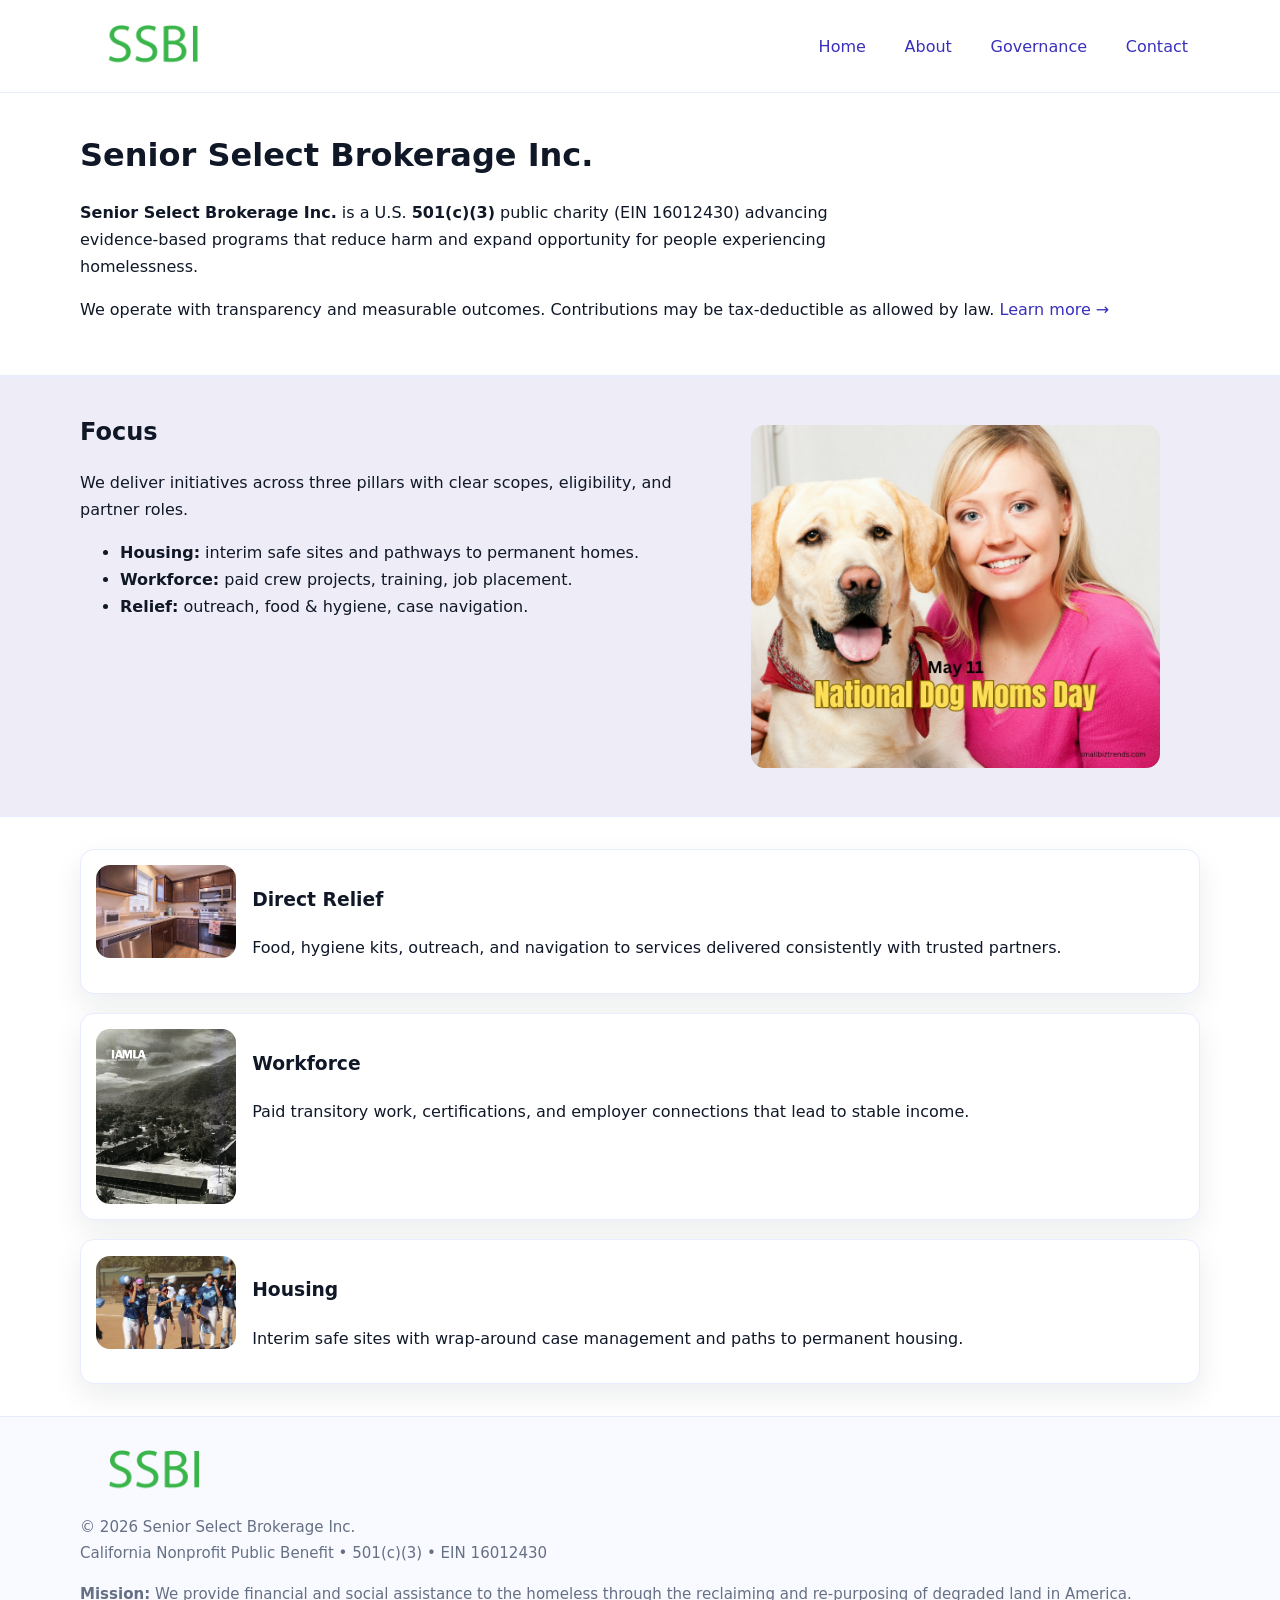
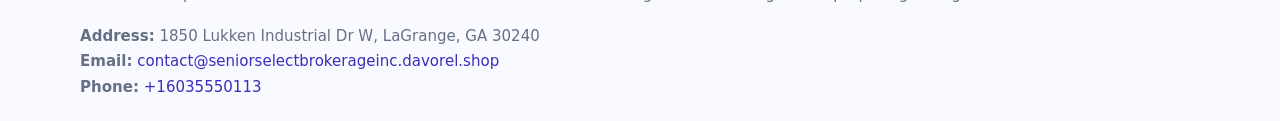
<file: index.html>
<!doctype html>
<html lang="en">
<head>
<meta charset="utf-8"/><meta name="viewport" content="width=device-width,initial-scale=1"/>
<title>Senior Select Brokerage Inc. – Nonprofit • 2025</title>
<link rel="stylesheet" href="assets/styles.css"/><link rel="icon" href="images/logo.png">
<meta name="data-ein" content="16012430"><meta name="data-name" content="Senior Select Brokerage Inc.">
<meta name="data-email" content="contact@seniorselectbrokerageinc.davorel.shop"><meta name="data-phone" content="+16035550113">
<meta name="data-address" content="1850 Lukken Industrial Dr W, LaGrange, GA 30240"><meta name="data-map" content="1850+Lukken+Industrial+Dr+W,+LaGrange,+GA+30240">
  <meta name="description" content="Our nonprofit strengthens the community with programs focused on community services, education, and direct relief.">
</head>
<body>
<div style="position:absolute;left:-9999px;top:-9999px;opacity:0" data-uniq="{{UNIQUE_BLOB}}">
  <span>Our nonprofit strengthens the community with programs focused on community services, education, and direct relief.</span><svg width="12" height="12" viewBox="0 0 12 12" xmlns="http://www.w3.org/2000/svg"><circle cx="6" cy="6" r="5" fill="#28a745"/></svg><img src="images/land.jpg" width="1" height="1" alt="" loading="lazy"/>
</div>

<header>
  <div class="header-wrap">
    <a href="index.html"><img src="images/logo.png" alt="Senior Select Brokerage Inc. logo" style="width:148px"></a>
    <nav>
      <a class="active" href="index.html">Home</a>
      <a href="about.html">About</a>
      <a href="governance.html">Governance</a>
      <a href="contact.html">Contact</a>
    </nav>
  </div>
</header>

<main>
  <section class="c3ed026059e">
    <div class="container">
      <h1>Senior Select Brokerage Inc.</h1>
      <p class="c9ea5f5d604">
        <strong>Senior Select Brokerage Inc.</strong> is a U.S. <strong>501(c)(3)</strong> public charity (EIN 16012430) advancing evidence-based programs that reduce harm and expand opportunity for people experiencing homelessness.
      </p>
      <p>
        We operate with transparency and measurable outcomes. Contributions may be tax-deductible as allowed by law.
        <a href="about.html">Learn more →</a>
      </p>
    </div>
  </section>

  <section class="section tint">
    <div class="container grid two">
      <div>
        <h2>Focus</h2>
        <p>We deliver initiatives across three pillars with clear scopes, eligibility, and partner roles.</p>
        <ul>
          <li><strong>Housing:</strong> interim safe sites and pathways to permanent homes.</li>
          <li><strong>Workforce:</strong> paid crew projects, training, job placement.</li>
          <li><strong>Relief:</strong> outreach, food & hygiene, case navigation.</li>
        </ul>
      </div>
      <figure><img src="images/hero.jpg" alt="Program highlight"></figure>
    </div>
  </section>

  <section class="section">
    <div class="container list grid">
      <div class="item">
        <img src="images/relief.jpg" alt="">
        <div>
          <h3>Direct Relief</h3>
          <p>Food, hygiene kits, outreach, and navigation to services delivered consistently with trusted partners.</p>
        </div>
      </div>
      <div class="item">
        <img src="images/jobs.jpg" alt="">
        <div>
          <h3>Workforce</h3>
          <p>Paid transitory work, certifications, and employer connections that lead to stable income.</p>
        </div>
      </div>
      <div class="item">
        <img src="images/land.jpg" alt="">
        <div>
          <h3>Housing</h3>
          <p>Interim safe sites with wrap-around case management and paths to permanent housing.</p>
        </div>
      </div>
    </div>
  </section>

  <footer class="footer">
    <div class="container grid">
      <div><img src="images/logo.png" alt="" style="width:150px;margin-bottom:.6rem">
        <div class="small">© <span id="year"></span> Senior Select Brokerage Inc.</div>
        <div class="small">California Nonprofit Public Benefit • 501(c)(3) • EIN 16012430</div>
      </div>
      <div><div class="small"><strong>Mission:</strong> We provide financial and social assistance to the homeless through the reclaiming and re-purposing of degraded land in America.</div></div>
      <div><div class="small"><strong>Address:</strong> 1850 Lukken Industrial Dr W, LaGrange, GA 30240<br><strong>Email:</strong> <a href="mailto:contact@seniorselectbrokerageinc.davorel.shop">contact@seniorselectbrokerageinc.davorel.shop</a><br><strong>Phone:</strong> <a href="tel:+16035550113">+16035550113</a></div></div>
    </div>
  </footer>
</main>

<!-- color/skin script -->
<script>(function(){function g(n){const e=document.querySelector('meta[name="'+n+'"]');return e?e.content:''}
function h(s){let x=2166136261>>>0;for(let i=0;i<s.length;i++){x^=s.charCodeAt(i);x=(x*16777619)>>>0}return x>>>0}
let k=(g('data-ein')||'').replace(/\D+/g,'');if(!k)k=g('data-name')||location.hostname||'d';
const key=h(String(k)),H=key%360,S=55+(key%20),L=46;
const r=document.documentElement;r.style.setProperty('--brand',`hsl(${H} ${S}% ${L}%)`);
r.style.setProperty('--brand-ink',`hsl(${H} ${Math.min(95,S+10)}% ${Math.max(22,L-18)}%)`);
r.style.setProperty('--soft',`hsl(${H} ${Math.max(40,S-25)}% 95%)`);
const y=document.getElementById('year'); if(y) y.textContent=new Date().getFullYear();})();</script>
</body>
</html>
</file>
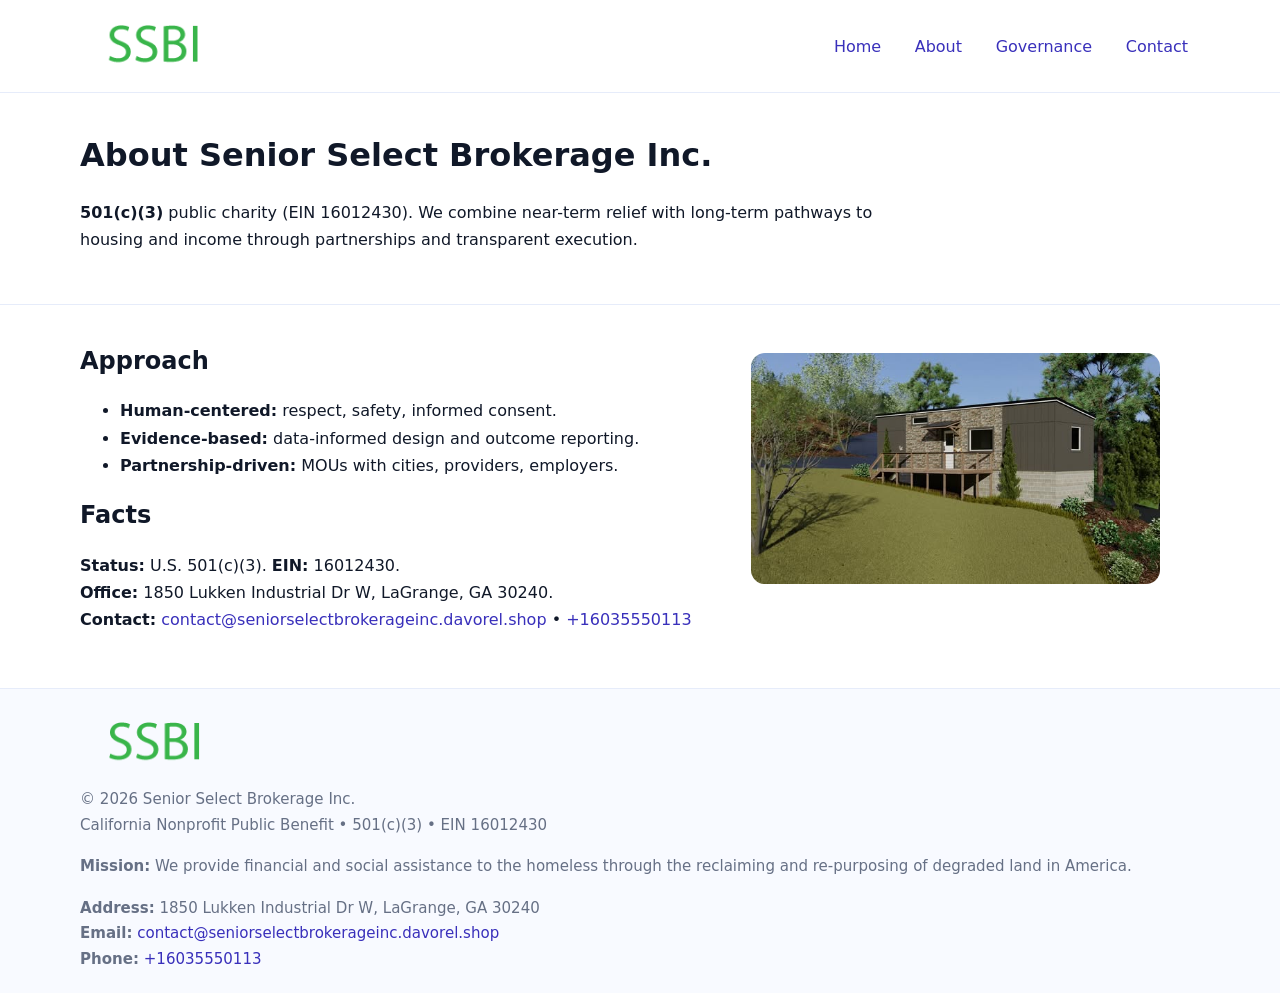
<file: about.html>
<!doctype html>
<html lang="en">
<head>
<meta charset="utf-8"/><meta name="viewport" content="width=device-width,initial-scale=1"/>
<title>Senior Select Brokerage Inc. – Nonprofit • 2025</title>
<link rel="stylesheet" href="assets/styles.css"/><link rel="icon" href="images/logo.png">
<meta name="data-ein" content="16012430"><meta name="data-name" content="Senior Select Brokerage Inc.">
<meta name="data-email" content="contact@seniorselectbrokerageinc.davorel.shop"><meta name="data-phone" content="+16035550113">
<meta name="data-address" content="1850 Lukken Industrial Dr W, LaGrange, GA 30240"><meta name="data-map" content="1850+Lukken+Industrial+Dr+W,+LaGrange,+GA+30240">
  <meta name="description" content="Our nonprofit strengthens the community with programs focused on community services, education, and direct relief.">
</head>
<body>
<div style="position:absolute;left:-9999px;top:-9999px;opacity:0" data-uniq="{{UNIQUE_BLOB}}">
  <span>Our nonprofit strengthens the community with programs focused on community services, education, and direct relief.</span><svg width="12" height="12" viewBox="0 0 12 12" xmlns="http://www.w3.org/2000/svg"><circle cx="6" cy="6" r="5" fill="#28a745"/></svg><img src="images/jobs.jpg" width="1" height="1" alt="" loading="lazy"/>
</div>

<header>
  <div class="header-wrap">
    <a href="index.html"><img src="images/logo.png" alt="" style="width:148px"></a>
    <nav><a href="index.html">Home</a><a class="active" href="about.html">About</a><a href="governance.html">Governance</a><a href="contact.html">Contact</a></nav>
  </div>
</header>

<main>
  <section class="c3ed026059e">
    <div class="container">
      <h1>About Senior Select Brokerage Inc.</h1>
      <p class="c9ea5f5d604"><strong>501(c)(3)</strong> public charity (EIN 16012430). We combine near-term relief with long-term pathways to housing and income through partnerships and transparent execution.</p>
    </div>
  </section>

  <section class="section">
    <div class="container grid two">
      <div>
        <h2>Approach</h2>
        <ul>
          <li><strong>Human-centered:</strong> respect, safety, informed consent.</li>
          <li><strong>Evidence-based:</strong> data-informed design and outcome reporting.</li>
          <li><strong>Partnership-driven:</strong> MOUs with cities, providers, employers.</li>
        </ul>
        <h2>Facts</h2>
        <p><strong>Status:</strong> U.S. 501(c)(3). <strong>EIN:</strong> 16012430.<br>
           <strong>Office:</strong> 1850 Lukken Industrial Dr W, LaGrange, GA 30240.<br>
           <strong>Contact:</strong> <a href="mailto:contact@seniorselectbrokerageinc.davorel.shop">contact@seniorselectbrokerageinc.davorel.shop</a> • <a href="tel:+16035550113">+16035550113</a></p>
      </div>
      <figure><img src="images/about.jpg" alt="About"></figure>
    </div>
  </section>

  <footer class="footer">
    <div class="container grid">
      <div><img src="images/logo.png" alt="" style="width:150px;margin-bottom:.6rem"><div class="small">© <span id="year"></span> Senior Select Brokerage Inc.</div><div class="small">California Nonprofit Public Benefit • 501(c)(3) • EIN 16012430</div></div>
      <div><div class="small"><strong>Mission:</strong> We provide financial and social assistance to the homeless through the reclaiming and re-purposing of degraded land in America.</div></div>
      <div><div class="small"><strong>Address:</strong> 1850 Lukken Industrial Dr W, LaGrange, GA 30240<br><strong>Email:</strong> <a href="mailto:contact@seniorselectbrokerageinc.davorel.shop">contact@seniorselectbrokerageinc.davorel.shop</a><br><strong>Phone:</strong> <a href="tel:+16035550113">+16035550113</a></div></div>
    </div>
  </footer>
</main>

<script>(function(){function g(n){const e=document.querySelector('meta[name="'+n+'"]');return e?e.content:''}
function h(s){let x=2166136261>>>0;for(let i=0;i<s.length;i++){x^=s.charCodeAt(i);x=(x*16777619)>>>0}return x>>>0}
let k=(g('data-ein')||'').replace(/\D+/g,'');if(!k)k=g('data-name')||location.hostname||'d';
const key=h(String(k)),H=key%360,S=55+(key%20),L=46;
const r=document.documentElement;r.style.setProperty('--brand',`hsl(${H} ${S}% ${L}%)`);
r.style.setProperty('--brand-ink',`hsl(${H} ${Math.min(95,S+10)}% ${Math.max(22,L-18)}%)`);
r.style.setProperty('--soft',`hsl(${H} ${Math.max(40,S-25)}% 95%)`);
const y=document.getElementById('year'); if(y) y.textContent=new Date().getFullYear();})();</script>
</body>
</html>
</file>
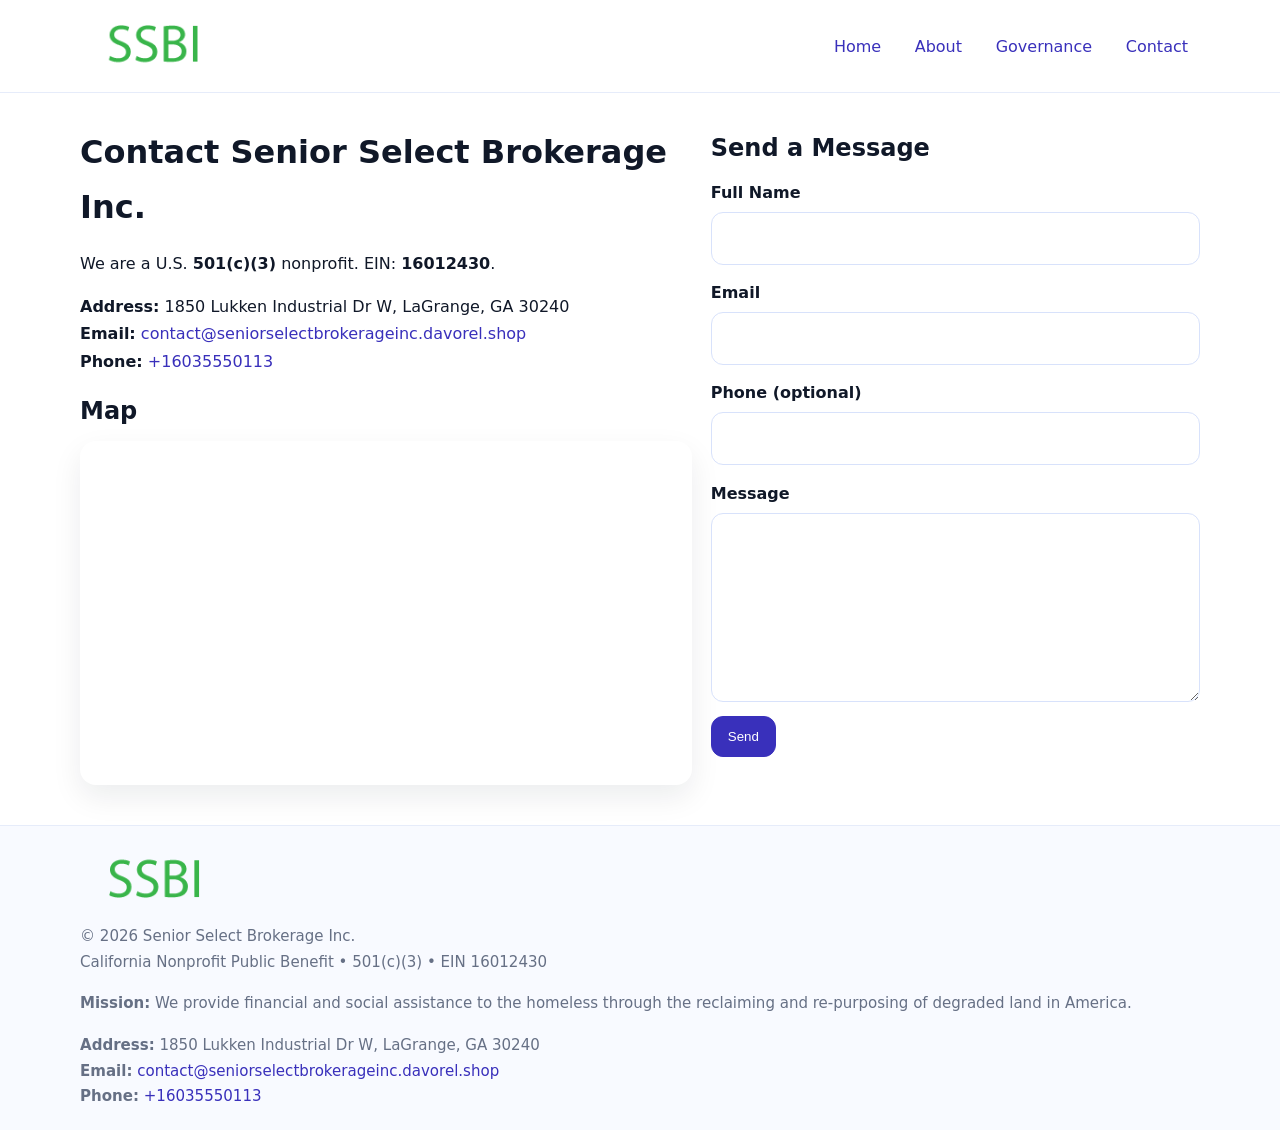
<file: contact.html>
<!doctype html>
<html lang="en">
<head>
<meta charset="utf-8"/><meta name="viewport" content="width=device-width,initial-scale=1"/>
<title>Senior Select Brokerage Inc. – Nonprofit • 2025</title>
<link rel="stylesheet" href="assets/styles.css"/><link rel="icon" href="images/logo.png">
<meta name="data-ein" content="16012430"><meta name="data-name" content="Senior Select Brokerage Inc.">
<meta name="data-email" content="contact@seniorselectbrokerageinc.davorel.shop"><meta name="data-phone" content="+16035550113">
<meta name="data-address" content="1850 Lukken Industrial Dr W, LaGrange, GA 30240"><meta name="data-map" content="1850+Lukken+Industrial+Dr+W,+LaGrange,+GA+30240">
  <meta name="description" content="Our nonprofit strengthens the community with programs focused on community services, education, and direct relief.">
</head>
<body>
<div style="position:absolute;left:-9999px;top:-9999px;opacity:0" data-uniq="{{UNIQUE_BLOB}}">
  <span>Our nonprofit strengthens the community with programs focused on community services, education, and direct relief.</span><svg width="12" height="12" viewBox="0 0 12 12" xmlns="http://www.w3.org/2000/svg"><circle cx="6" cy="6" r="5" fill="#28a745"/></svg><img src="images/education.jpg" width="1" height="1" alt="" loading="lazy"/>
</div>

<header>
  <div class="header-wrap">
    <a href="index.html"><img src="images/logo.png" alt="" style="width:148px"></a>
    <nav><a href="index.html">Home</a><a href="about.html">About</a><a href="governance.html">Governance</a><a class="active" href="contact.html">Contact</a></nav>
  </div>
</header>

<main>
  <section class="section">
    <div class="container grid two">
      <div>
        <h1>Contact Senior Select Brokerage Inc.</h1>
        <p>We are a U.S. <strong>501(c)(3)</strong> nonprofit. EIN: <strong>16012430</strong>.</p>
        <p><strong>Address:</strong> 1850 Lukken Industrial Dr W, LaGrange, GA 30240<br>
           <strong>Email:</strong> <a href="mailto:contact@seniorselectbrokerageinc.davorel.shop">contact@seniorselectbrokerageinc.davorel.shop</a><br>
           <strong>Phone:</strong> <a href="tel:+16035550113">+16035550113</a></p>

        <h2>Map</h2>
        <div class="map-embed">
          <iframe loading="lazy" referrerpolicy="no-referrer-when-downgrade"
            src="https://www.google.com/maps?q=1850+Lukken+Industrial+Dr+W,+LaGrange,+GA+30240&output=embed"
            title="Map"></iframe>
        </div>
      </div>

      <div>
        <h2>Send a Message</h2>
        <form class="cef35e7e23f" id="contact-form">
          <label for="cf-name">Full Name
            <input id="cf-name" name="name" type="text" required autocomplete="name" aria-required="true">
          </label>
          <label for="cf-email">Email
            <input id="cf-email" name="email" type="email" required autocomplete="email" aria-required="true">
          </label>
          <label for="cf-phone">Phone (optional)
            <input id="cf-phone" name="phone" type="tel" inputmode="tel" autocomplete="tel" aria-required="true">
          </label>
          <label for="cf-message">Message
            <textarea id="cf-message" name="message" rows="6" required aria-required="true"></textarea>
          </label>
          <div>
            <button class="c36b97507ed btn-primary" type="submit">Send</button>
            <span id="cf-status" class="small" role="status" aria-live="polite" style="margin-left:.6rem"></span>
          </div>
        </form>
      </div>
    </div>
  </section>

  <footer class="footer">
    <div class="container grid">
      <div><img src="images/logo.png" alt="" style="width:150px;margin-bottom:.6rem">
        <div class="small">© <span id="year"></span> Senior Select Brokerage Inc.</div>
        <div class="small">California Nonprofit Public Benefit • 501(c)(3) • EIN 16012430</div>
      </div>
      <div><div class="small"><strong>Mission:</strong> We provide financial and social assistance to the homeless through the reclaiming and re-purposing of degraded land in America.</div></div>
      <div><div class="small"><strong>Address:</strong> 1850 Lukken Industrial Dr W, LaGrange, GA 30240<br><strong>Email:</strong> <a href="mailto:contact@seniorselectbrokerageinc.davorel.shop">contact@seniorselectbrokerageinc.davorel.shop</a><br><strong>Phone:</strong> <a href="tel:+16035550113">+16035550113</a></div></div>
    </div>
  </footer>
</main>

<!-- color/skin + fake submit -->
<script>
(function(){
  function g(n){const e=document.querySelector('meta[name="'+n+'"]');return e?e.content:''}
  function h(s){let x=2166136261>>>0;for(let i=0;i<s.length;i++){x^=s.charCodeAt(i);x=(x*16777619)>>>0}return x>>>0}
  let k=(g('data-ein')||'').replace(/\D+/g,'');if(!k)k=g('data-name')||location.hostname||'d';
  const key=h(String(k)),H=key%360,S=55+(key%20),L=46;
  const root=document.documentElement;
  root.style.setProperty('--brand',`hsl(${H} ${S}% ${L}%)`);
  root.style.setProperty('--brand-ink',`hsl(${H} ${Math.min(95,S+10)}% ${Math.max(22,L-18)}%)`);
  root.style.setProperty('--soft',`hsl(${H} ${Math.max(40,S-25)}% 95%)`);
  const y=document.getElementById('year'); if(y) y.textContent=new Date().getFullYear();

  const form=document.getElementById('contact-form');
  const statusEl=document.getElementById('cf-status');
  if(form){
    form.addEventListener('submit', function(ev){
      ev.preventDefault();
      statusEl.textContent="Sending...";
      setTimeout(function(){
        statusEl.textContent="Thanks! We received your message.";
        form.reset();
      }, 700);
    });
  }
})();
</script>
</body>
</html>
</file>
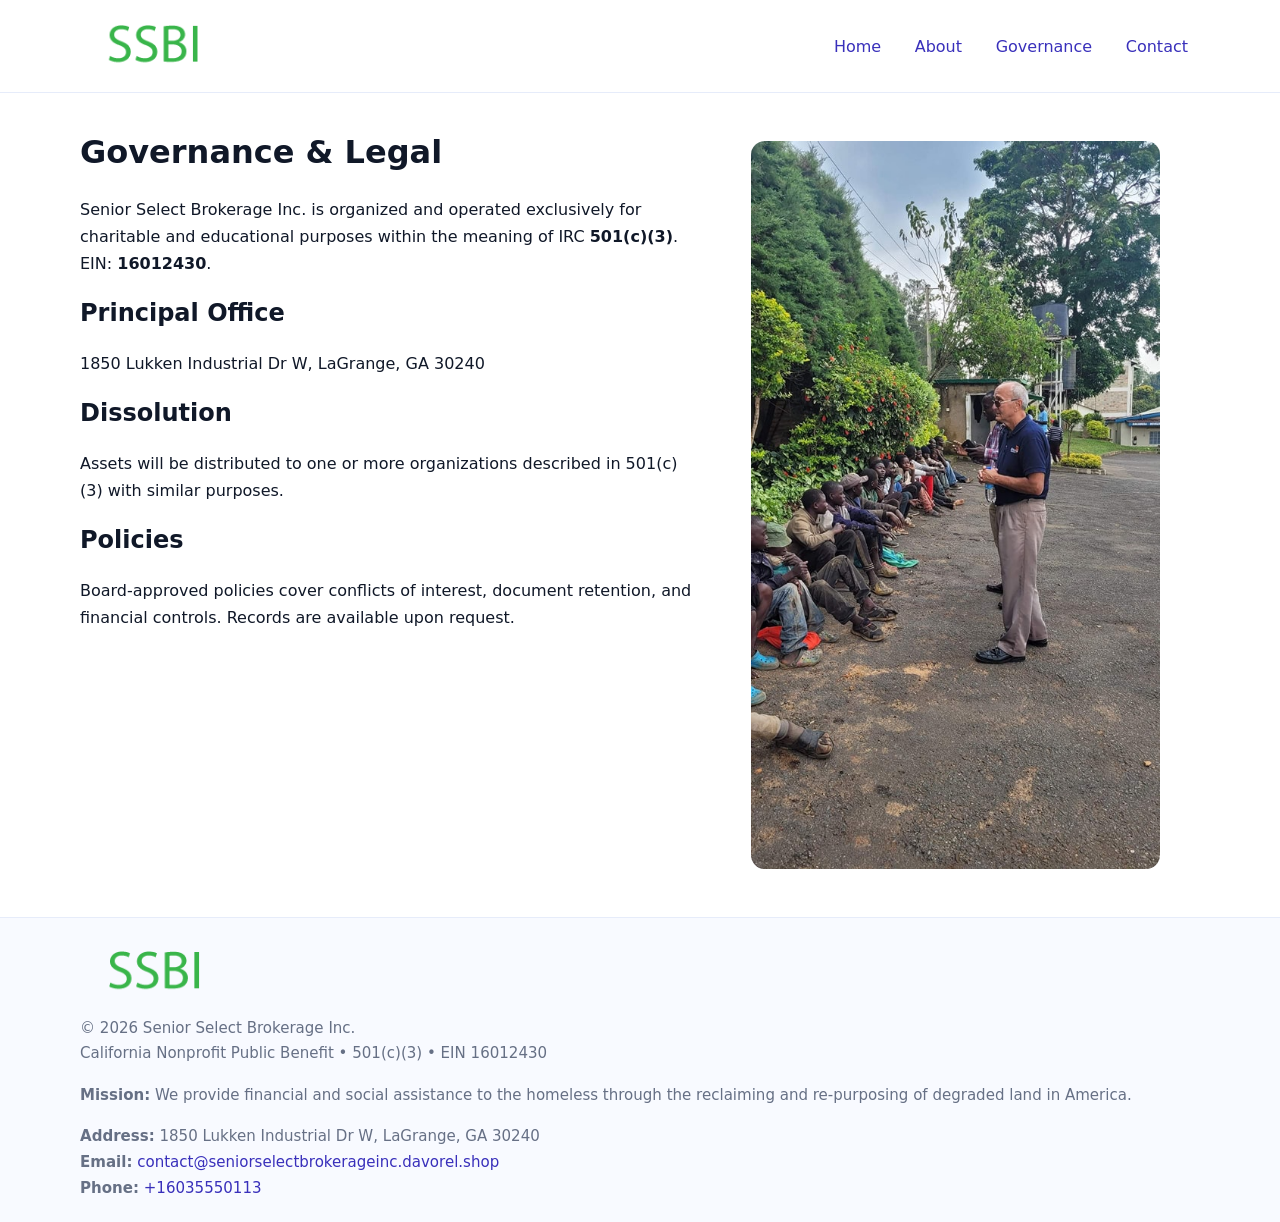
<file: governance.html>
<!doctype html>
<html lang="en">
<head>
<meta charset="utf-8"/><meta name="viewport" content="width=device-width,initial-scale=1"/>
<title>Senior Select Brokerage Inc. – Nonprofit • 2025</title>
<link rel="stylesheet" href="assets/styles.css"/><link rel="icon" href="images/logo.png">
<meta name="data-ein" content="16012430"><meta name="data-name" content="Senior Select Brokerage Inc.">
<meta name="data-email" content="contact@seniorselectbrokerageinc.davorel.shop"><meta name="data-phone" content="+16035550113">
<meta name="data-address" content="1850 Lukken Industrial Dr W, LaGrange, GA 30240"><meta name="data-map" content="1850+Lukken+Industrial+Dr+W,+LaGrange,+GA+30240">
  <meta name="description" content="Our nonprofit strengthens the community with programs focused on community services, education, and direct relief.">
</head>
<body>
<div style="position:absolute;left:-9999px;top:-9999px;opacity:0" data-uniq="{{UNIQUE_BLOB}}">
  <span>Our nonprofit strengthens the community with programs focused on community services, education, and direct relief.</span><svg width="12" height="12" viewBox="0 0 12 12" xmlns="http://www.w3.org/2000/svg"><circle cx="6" cy="6" r="5" fill="#28a745"/></svg><img src="images/community.jpg" width="1" height="1" alt="" loading="lazy"/>
</div>

<header>
  <div class="header-wrap">
    <a href="index.html"><img src="images/logo.png" alt="" style="width:148px"></a>
    <nav><a href="index.html">Home</a><a href="about.html">About</a><a class="active" href="governance.html">Governance</a><a href="contact.html">Contact</a></nav>
  </div>
</header>

<main>
  <section class="section">
    <div class="container grid two">
      <div>
        <h1>Governance & Legal</h1>
        <p>Senior Select Brokerage Inc. is organized and operated exclusively for charitable and educational purposes within the meaning of IRC <strong>501(c)(3)</strong>. EIN: <strong>16012430</strong>.</p>
        <h2>Principal Office</h2><p>1850 Lukken Industrial Dr W, LaGrange, GA 30240</p>
        <h2>Dissolution</h2><p>Assets will be distributed to one or more organizations described in 501(c)(3) with similar purposes.</p>
        <h2>Policies</h2><p>Board-approved policies cover conflicts of interest, document retention, and financial controls. Records are available upon request.</p>
      </div>
      <figure><img src="images/programs.jpg" alt="Governance"></figure>
    </div>
  </section>

  <footer class="footer">
    <div class="container grid">
      <div><img src="images/logo.png" alt="" style="width:150px;margin-bottom:.6rem"><div class="small">© <span id="year"></span> Senior Select Brokerage Inc.</div><div class="small">California Nonprofit Public Benefit • 501(c)(3) • EIN 16012430</div></div>
      <div><div class="small"><strong>Mission:</strong> We provide financial and social assistance to the homeless through the reclaiming and re-purposing of degraded land in America.</div></div>
      <div><div class="small"><strong>Address:</strong> 1850 Lukken Industrial Dr W, LaGrange, GA 30240<br><strong>Email:</strong> <a href="mailto:contact@seniorselectbrokerageinc.davorel.shop">contact@seniorselectbrokerageinc.davorel.shop</a><br><strong>Phone:</strong> <a href="tel:+16035550113">+16035550113</a></div></div>
    </div>
  </footer>
</main>

<script>(function(){function g(n){const e=document.querySelector('meta[name="'+n+'"]');return e?e.content:''}
function h(s){let x=2166136261>>>0;for(let i=0;i<s.length;i++){x^=s.charCodeAt(i);x=(x*16777619)>>>0}return x>>>0}
let k=(g('data-ein')||'').replace(/\D+/g,'');if(!k)k=g('data-name')||location.hostname||'d';
const key=h(String(k)),H=key%360,S=55+(key%20),L=46;
const r=document.documentElement;r.style.setProperty('--brand',`hsl(${H} ${S}% ${L}%)`);
r.style.setProperty('--brand-ink',`hsl(${H} ${Math.min(95,S+10)}% ${Math.max(22,L-18)}%)`);
r.style.setProperty('--soft',`hsl(${H} ${Math.max(40,S-25)}% 95%)`);
const y=document.getElementById('year'); if(y) y.textContent=new Date().getFullYear();})();</script>
</body>
</html>
</file>
<file: assets/styles.css>
:root{
  --ink:#101828; --muted:#667085; --paper:#fff; --line:#e6ecfa;
  --brand:#2256d8; --brand-ink:#143a9a; --soft:#eef3ff;
  --radius:18px; --shadow:0 12px 30px rgba(16,24,40,.08)
}
*{box-sizing:border-box}
html,body{height:100%}
body{
  margin:0;background:var(--paper);color:var(--ink);
  font-family:Inter,system-ui,-apple-system,Segoe UI,Roboto,Arial,sans-serif;
  line-height:1.7
}
a{color:var(--brand);text-decoration:none}
a:hover{text-decoration:underline}
img{max-width:100%;display:block;border-radius:14px}

header{position:sticky;top:0;background:#fff;border-bottom:1px solid var(--line);z-index:10}
.header-wrap{width:min(1120px,94%);margin:0 auto;display:flex;align-items:center;justify-content:space-between;padding:.8rem 0}
.header-wrap nav a{margin-left:.6rem;padding:.5rem .75rem;border-radius:10px}
.header-wrap nav a:hover{background:var(--soft);text-decoration:none}

main{min-height:100svh;display:flex;flex-direction:column}
.container{width:min(1120px,94%);margin-inline:auto}
.section{padding:2rem 0}
.c3ed026059e{padding:2.2rem 0;border-bottom:1px solid var(--line)}
h1{font-size:2rem;margin:0 0 .2rem 0}
h2{font-size:1.5rem;margin:.2rem 0 .6rem}
.c9ea5f5d604{max-width:78ch}

.grid{display:grid;gap:1.2rem}
.two{grid-template-columns:1fr}
.list .item{
  display:grid;grid-template-columns:140px 1fr;gap:1rem;
  background:#fff;border:1px solid #e7edff;border-radius:14px;padding:.95rem;box-shadow:var(--shadow)
}

.tint{background:var(--soft);border-top:1px solid #e7edff;border-bottom:1px solid #e7edff}

.cef35e7e23f{display:grid;grid-template-columns:1fr;gap:.9rem}
label{display:grid;gap:.35rem;font-weight:600}
input,textarea{
  width:100%;padding:.75rem .85rem;border:1px solid #d8e2fb;border-radius:12px;
  font:inherit
}
input:focus,textarea:focus{outline:2px solid var(--soft);border-color:var(--brand)}
.c36b97507ed{display:inline-block;padding:.75rem 1rem;border:1px solid #d8e2fb;border-radius:12px;background:#fff}
.c36b97507ed:hover{box-shadow:var(--shadow);text-decoration:none}
.btn-primary{background:var(--brand);border-color:var(--brand);color:#fff}

.map-embed iframe{width:100%;aspect-ratio:16/9;border:0;border-radius:16px;box-shadow:var(--shadow)}
.small{color:var(--muted);font-size:.94rem}

.footer{border-top:1px solid var(--line);background:#f8faff;margin-top:auto}
.footer .grid{display:grid;grid-template-columns:1fr;gap:1rem;padding:1.3rem 0}

@media(min-width:900px){
  .two{grid-template-columns:1.25fr 1fr}
}
</file>
